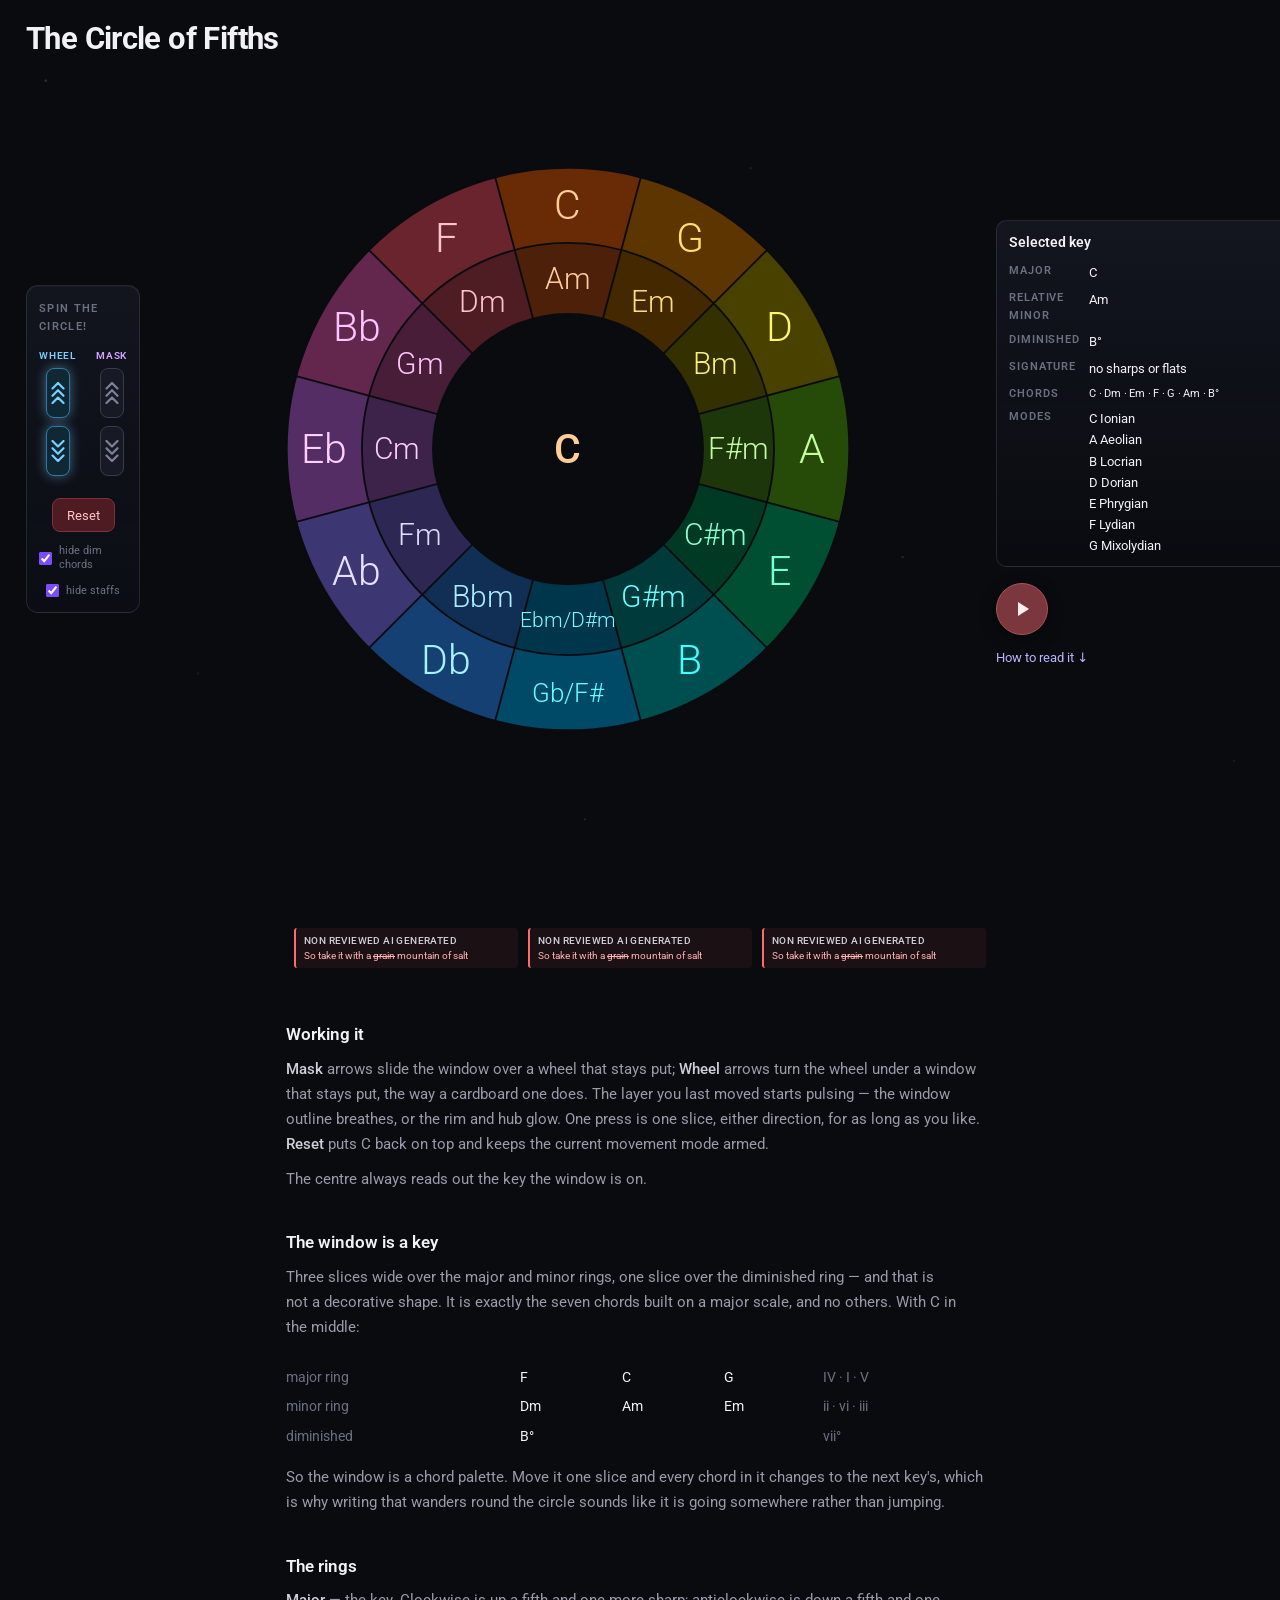
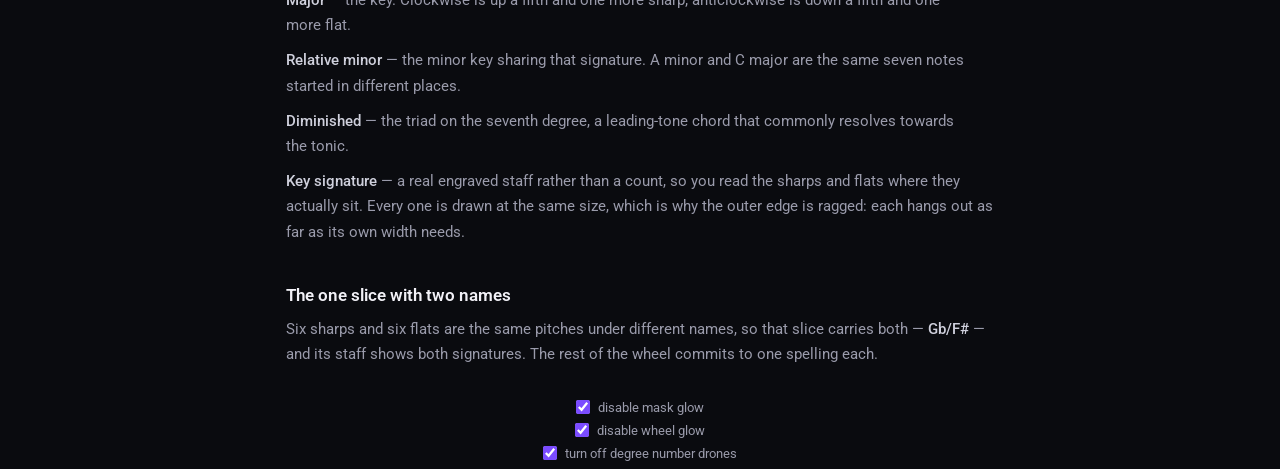
<file: index.html>
<!DOCTYPE html>
  <html lang="en">
  <head>
  <meta charset="utf-8">
  <meta name="viewport" content="width=device-width, initial-scale=1">
  <title>The Circle of Fifths</title>
  <meta name="description" content="An interactive circle of fifths for exploring keys, chords, modes, and key signatures.">
  <meta property="og:title" content="The Circle of Fifths">
  <meta property="og:description" content="Explore major keys, relative minors, chords, modes, and key signatures with an interactive circle of fifths.">
  <meta property="og:type" content="website">
  <meta property="og:url" content="https://blur6666.github.io/circle-of-fifths/">
  <link rel="icon" href="data:image/svg+xml,%3Csvg xmlns='http://www.w3.org/2000/svg' viewBox='0 0 64 64'%3E%3Ccircle cx='32' cy='32' r='29' fill='%230a0b0f' stroke='%23f5f6ff' stroke-width='3'/%3E%3Cpath d='M32 7v50M7 32h50M14 14l36 36M50 14L14 50' stroke='%238b93b3' stroke-width='2'/%3E%3Ccircle cx='32' cy='32' r='9' fill='%23f5b66b'/%3E%3C/svg%3E">
  <link rel="preconnect" href="https://fonts.googleapis.com">
  <link rel="preconnect" href="https://fonts.gstatic.com" crossorigin>
  <link href="https://fonts.googleapis.com/css2?family=Roboto:ital,wght@0,100..900;1,100..900&display=swap" rel="stylesheet">
  <link rel="stylesheet" href="style.css">
  </head>
  <body>

  <section class="screen" id="wheel-screen">
    <h1>The Circle of Fifths</h1>

    <div class="stage">

      <div class="side">
        <p>Spin the Circle!</p>
        <p class="hint" id="hint" aria-live="polite"></p>
        <div class="motion-controls">
          <div class="arrow-control wheel-control">
            <span>Wheel</span>
            <div class="arrows">
              <button class="arrow" data-layer="wheel" data-step="-1" aria-label="Previous key with wheel">
                <svg viewBox="0 0 24 24" aria-hidden="true">
                  <g transform="translate(0 -8)"><polyline points="6 15 12 9 18 15"/></g>
                  <g transform="translate(0 0)"><polyline points="6 15 12 9 18 15"/></g>
                  <g transform="translate(0 8)"><polyline points="6 15 12 9 18 15"/></g>
                </svg>
              </button>
              <button class="arrow" data-layer="wheel" data-step="1" aria-label="Next key with wheel">
                <svg viewBox="0 0 24 24" aria-hidden="true">
                  <g transform="translate(0 -8)"><polyline points="6 9 12 15 18 9"/></g>
                  <g transform="translate(0 0)"><polyline points="6 9 12 15 18 9"/></g>
                  <g transform="translate(0 8)"><polyline points="6 9 12 15 18 9"/></g>
                </svg>
              </button>
            </div>
          </div>
          <div class="arrow-control mask-control">
            <button class="mask-label" id="hide-mask" type="button" aria-label="Show mask" aria-pressed="true">Mask</button>
            <div class="arrows">
              <button class="arrow" data-layer="mask" data-step="-1" aria-label="Previous key with mask">
                <svg viewBox="0 0 24 24" aria-hidden="true">
                  <g transform="translate(0 -8)"><polyline points="6 15 12 9 18 15"/></g>
                  <g transform="translate(0 0)"><polyline points="6 15 12 9 18 15"/></g>
                  <g transform="translate(0 8)"><polyline points="6 15 12 9 18 15"/></g>
                </svg>
              </button>
              <button class="arrow" data-layer="mask" data-step="1" aria-label="Next key with mask">
                <svg viewBox="0 0 24 24" aria-hidden="true">
                  <g transform="translate(0 -8)"><polyline points="6 9 12 15 18 9"/></g>
                  <g transform="translate(0 0)"><polyline points="6 9 12 15 18 9"/></g>
                  <g transform="translate(0 8)"><polyline points="6 9 12 15 18 9"/></g>
                </svg>
              </button>
            </div>
          </div>
        </div>

        <button class="reset" id="reset">Reset</button>

        <label class="side-toggle" for="dim-chord-toggle">
          <input id="dim-chord-toggle" type="checkbox" checked>
          <span>hide dim chords</span>
        </label>
        <label class="side-toggle" for="staff-toggle">
          <input id="staff-toggle" type="checkbox" checked>
          <span>hide staffs</span>
        </label>

      </div>

      <svg id="wheel" xmlns="http://www.w3.org/2000/svg"
          role="group" aria-label="Circle of fifths chart"></svg>

      <aside class="guide">
        <section class="dashboard" aria-live="polite">
          <h2>Selected key</h2>
          <dl class="dashboard-list">
            <div><dt>Major</dt><dd id="dash-major">C</dd></div>
            <div><dt>Relative minor</dt><dd id="dash-minor">Am</dd></div>
            <div><dt>Diminished</dt><dd id="dash-dim">B°</dd></div>
            <div><dt>Signature</dt><dd id="dash-signature">no sharps or flats</dd></div>
            <div><dt>Chords</dt><dd id="dash-chords">C · Dm · Em · F · G · Am · B°</dd></div>
            <div><dt>Modes</dt><dd id="dash-modes">C Ionian · D Dorian · E Phrygian · F Lydian · G Mixolydian · A Aeolian · B Locrian</dd></div>
          </dl>
        </section>
        <button class="key-player" id="key-player" type="button" aria-label="Play selected key" aria-pressed="false">
          <svg class="key-player-play" viewBox="0 0 24 24" aria-hidden="true"><path d="M8 5v14l11-7z"/></svg>
          <svg class="key-player-stop" viewBox="0 0 24 24" aria-hidden="true"><path d="M7 7h10v10H7z"/></svg>
        </button>
        <p class="more"><a href="#about-screen">How to read it <span aria-hidden="true">↓</span></a></p>
      </aside>

    </div>
  </section>

  <section class="screen prose" id="about-screen">

    <div class="warning-strip" aria-label="warning strip">
      <div class="warning-alert" role="status" aria-label="non-reviewed AI generated warning">
        <strong>NON REVIEWED AI GENERATED</strong>
        <span>So take it with a <s>grain</s> mountain of salt </span>
      </div>
      <div class="warning-alert" role="status" aria-label="non-reviewed AI generated warning">
        <strong>NON REVIEWED AI GENERATED</strong>
        <span>So take it with a <s>grain</s> mountain of salt </span>
      </div>
      <div class="warning-alert" role="status" aria-label="non-reviewed AI generated warning">
        <strong>NON REVIEWED AI GENERATED</strong>
        <span>So take it with a <s>grain</s> mountain of salt </span>
      </div>
    </div>
    <h2>Working it</h2>
    <p><strong>Mask</strong> arrows slide the window over a wheel that stays put;
      <strong>Wheel</strong> arrows turn the wheel under a window that stays put, the way
      a cardboard one does. The layer you last moved starts pulsing — the window outline
      breathes, or the rim and hub glow. One press is one slice, either direction, for as long as you like.
      <strong>Reset</strong> puts C back on top and keeps the current movement mode armed.</p>
    <p>The centre always reads out the key the window is on.</p>

    <h2>The window is a key</h2>
    <p>Three slices wide over the major and minor rings, one slice over the diminished
      ring — and that is not a decorative shape. It is exactly the seven chords built on
      a major scale, and no others. With C in the middle:</p>
    <table class="chords">
      <tr><th>major ring</th><td>F</td><td>C</td><td>G</td><td class="fn">IV · I · V</td></tr>
      <tr><th>minor ring</th><td>Dm</td><td>Am</td><td>Em</td><td class="fn">ii · vi · iii</td></tr>
      <tr><th>diminished</th><td colspan="3">B°</td><td class="fn">vii°</td></tr>
    </table>
    <p>So the window is a chord palette. Move it one slice and every chord in it changes
      to the next key's, which is why writing that wanders round the circle sounds like it
      is going somewhere rather than jumping.</p>

    <h2>The rings</h2>
    <p><strong>Major</strong> — the key. Clockwise is up a fifth and one more sharp;
      anticlockwise is down a fifth and one more flat.</p>
    <p><strong>Relative minor</strong> — the minor key sharing that signature. A minor
      and C major are the same seven notes started in different places.</p>
    <p><strong>Diminished</strong> — the triad on the seventh degree, a leading-tone
      chord that commonly resolves towards the tonic.</p>
    <p><strong>Key signature</strong> — a real engraved staff rather than a count, so you
      read the sharps and flats where they actually sit. Every one is drawn at the same
      size, which is why the outer edge is ragged: each hangs out as far as its own width
      needs.</p>

    <h2>The one slice with two names</h2>
    <p>Six sharps and six flats are the same pitches under different names, so that slice
      carries both — <strong>Gb/F#</strong> — and its staff shows both signatures. The
      rest of the wheel commits to one spelling each.</p>
  </section>

  <label class="glow-toggle" for="mask-glow-toggle">
    <input id="mask-glow-toggle" type="checkbox" checked>
    <span>disable mask glow</span>
  </label>
  <label class="glow-toggle" for="wheel-glow-toggle">
    <input id="wheel-glow-toggle" type="checkbox" checked>
    <span>disable wheel glow</span>
  </label>
  <label class="degree-drone-toggle" for="degree-drone-toggle">
    <input id="degree-drone-toggle" type="checkbox" checked>
    <span>turn off degree number drones</span>
  </label>

  <!-- Load order is load-bearing. config.js creates the CF namespace and every later
      file attaches to it, so each must come after the ones it reads. main.js is
      the entry point and is the only file that runs anything on load. -->
  <script src="js/config.js"></script>
  <script src="js/geometry.js"></script>
  <script src="js/staves.js"></script>
  <script src="js/spotlight.js"></script>
  <script src="js/audio.js"></script>
  <script src="js/scene.js"></script>
  <script src="js/controls.js"></script>
  <script src="js/main.js"></script>
  </body>
  </html>
</file>
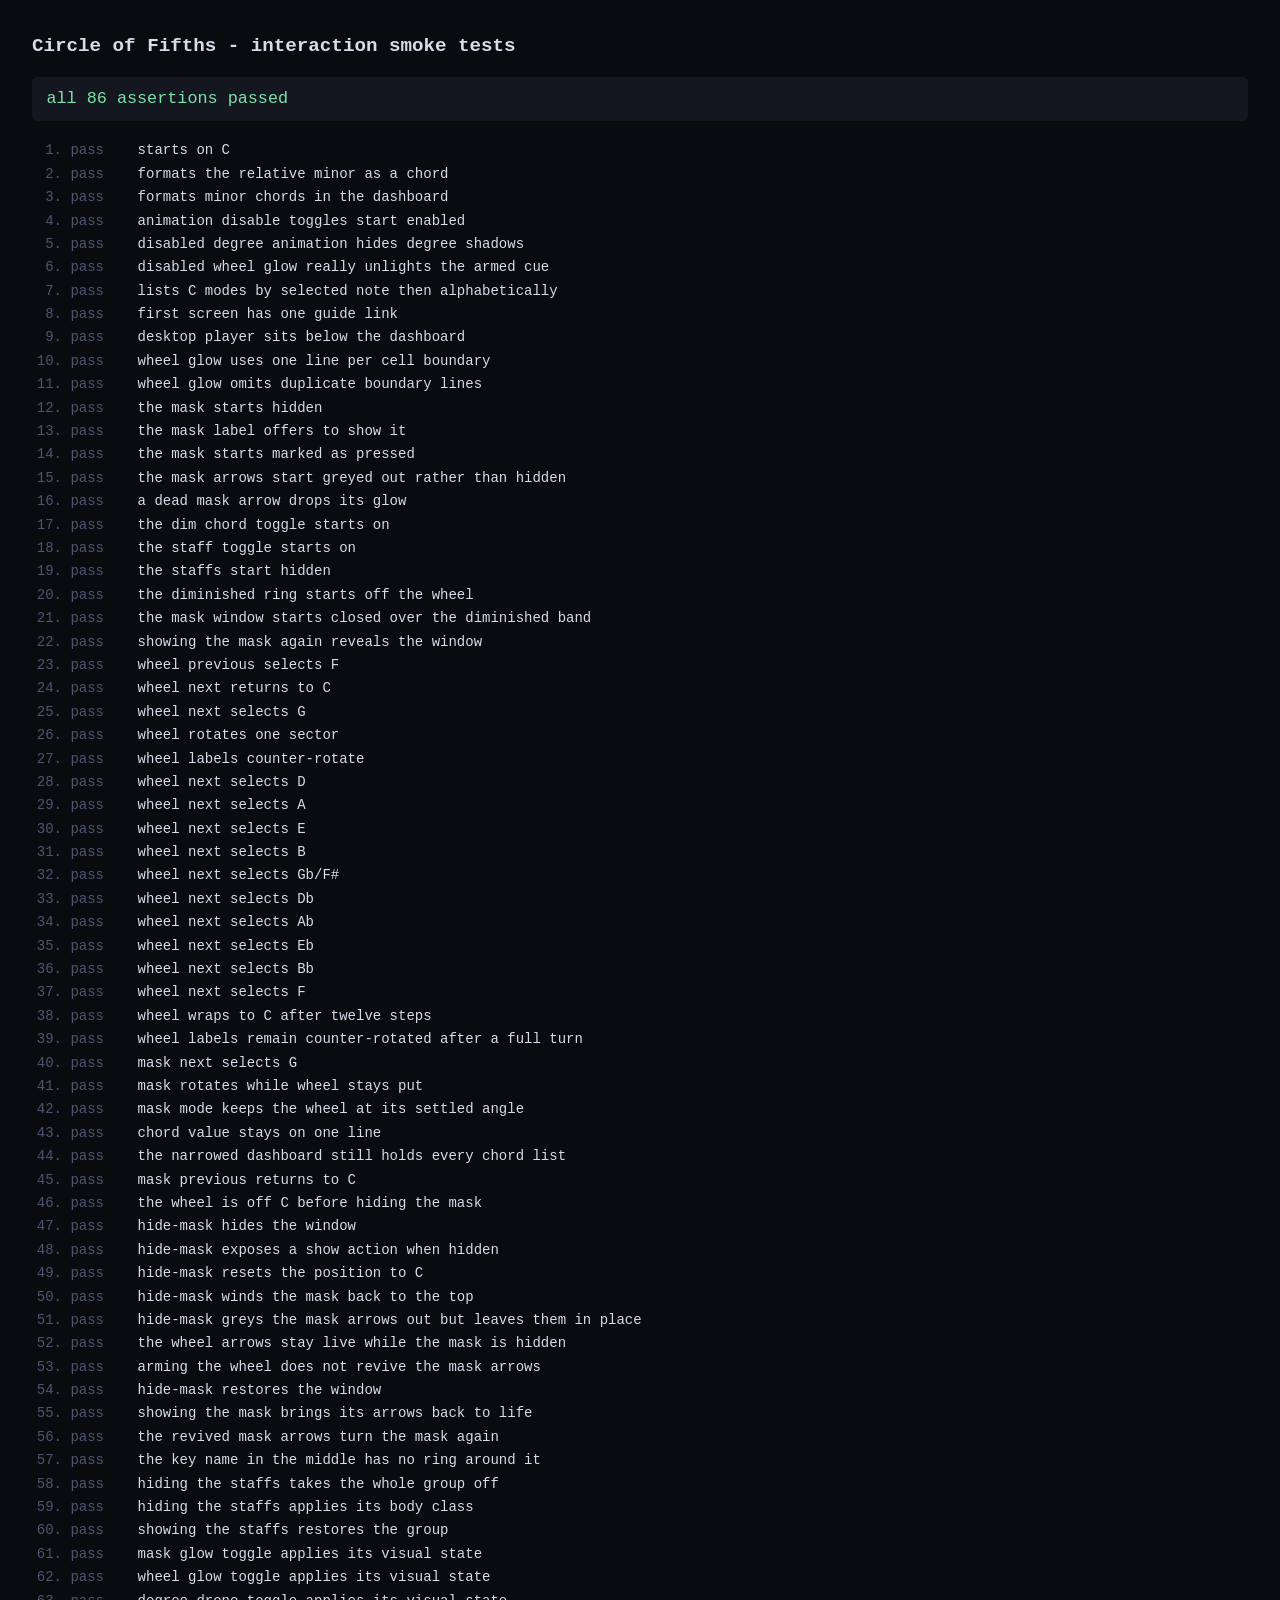
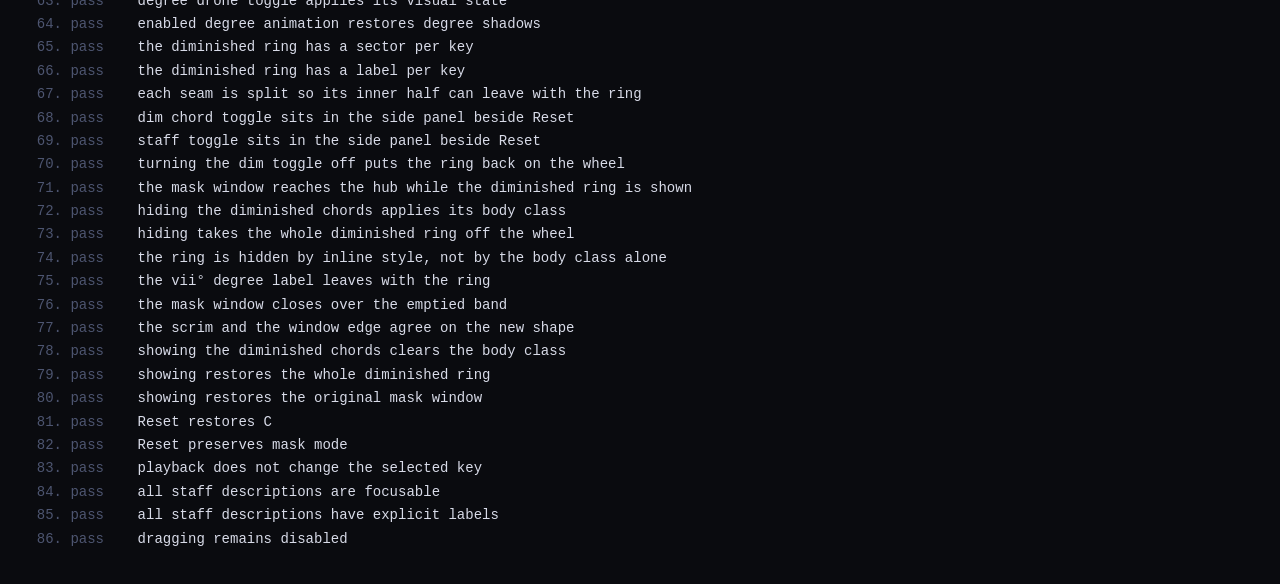
<file: interaction-tests.html>
<!DOCTYPE html>
<html lang="en">
<head>
<meta charset="utf-8">
<meta name="viewport" content="width=device-width, initial-scale=1">
<title>Circle of Fifths - interaction tests</title>
<style>
  body { background: #0a0b0f; color: #d8dbe8; font: 14px/1.5 ui-monospace, Menlo, Consolas, monospace;
         margin: 0; padding: 2rem; }
  h1 { font-size: 1.2rem; font-weight: 600; margin: 0 0 1rem; }
  #summary { font-size: 1.05rem; padding: .6rem .9rem; border-radius: 6px; margin: 0 0 1.2rem;
             background: #141720; }
  #summary.pass { color: #7ee2a8; }
  #summary.fail { color: #ff8f8f; }
  ol { margin: 0; padding-left: 2.4rem; }
  li { margin: .15rem 0; }
  li.pass::marker { color: #4d5570; }
  li.fail { color: #ff8f8f; }
  .tag { display: inline-block; width: 4.2rem; color: #4d5570; }
  li.fail .tag { color: #ff8f8f; }
  .detail { display: block; margin-left: 4.2rem; color: #ffbdbd; white-space: pre-wrap; }
  iframe { position: fixed; left: -1600px; top: 0; width: 1440px; height: 900px; border: 0; }
</style>
</head>
<body>

<h1>Circle of Fifths - interaction smoke tests</h1>
<p id="summary">running...</p>
<ol id="results"></ol>
<iframe id="app" src="index.html" title="Application under test"></iframe>

<script>
(function () {
  const results = document.getElementById('results');
  const summary = document.getElementById('summary');
  const frame = document.getElementById('app');
  let passed = 0, failed = 0;

  function record(name, ok, detail) {
    const li = document.createElement('li');
    li.className = ok ? 'pass' : 'fail';
    li.innerHTML = `<span class="tag">${ok ? 'pass' : 'FAIL'}</span><span class="name"></span>`;
    li.querySelector('.name').textContent = name;
    if (!ok) {
      const d = document.createElement('span');
      d.className = 'detail';
      d.textContent = detail;
      li.appendChild(d);
    }
    results.appendChild(li);
    ok ? passed++ : failed++;
  }

  function eq(name, actual, expected) {
    record(name, Object.is(actual, expected), `expected: ${expected}\nactual:   ${actual}`);
  }

  function ok(name, condition, detail) {
    record(name, condition, detail || 'condition was false');
  }

  const wait = ms => new Promise(resolve => setTimeout(resolve, ms));

  frame.addEventListener('load', async () => {
    const doc = frame.contentDocument;
    const win = frame.contentWindow;
    const { KEYS, CX, CY } = win.CF.config;
    const { DUR } = win.CF.geometry;
    const wheelPrevious = doc.querySelector('[data-layer="wheel"][data-step="-1"]');
    const wheelNext = doc.querySelector('[data-layer="wheel"][data-step="1"]');
    const maskPrevious = doc.querySelector('[data-layer="mask"][data-step="-1"]');
    const maskNext = doc.querySelector('[data-layer="mask"][data-step="1"]');
    const reset = doc.getElementById('reset');
    const hideMask = doc.getElementById('hide-mask');
    const maskGlow = doc.getElementById('mask-glow-toggle');
    const wheelGlow = doc.getElementById('wheel-glow-toggle');
    const degreeDrones = doc.getElementById('degree-drone-toggle');
    const dimChords = doc.getElementById('dim-chord-toggle');
    const staffToggle = doc.getElementById('staff-toggle');
    const selected = () => doc.getElementById('dash-major').textContent;
    let frameId = 0;
    const frames = new Map();
    win.requestAnimationFrame = callback => {
      const id = ++frameId;
      frames.set(id, win.setTimeout(() => {
        frames.delete(id);
        callback(win.performance.now() + DUR);
      }, 0));
      return id;
    };
    win.cancelAnimationFrame = id => {
      const timer = frames.get(id);
      if (timer) win.clearTimeout(timer);
      frames.delete(id);
    };
    const settle = () => wait(20);
    const firstMajor = doc.querySelector('.major-label');
    const firstMajorAnchor = firstMajor.getAttribute('transform').slice('rotate(0'.length);

    eq('starts on C', selected(), KEYS[0].major);
    eq('formats the relative minor as a chord', doc.getElementById('dash-minor').textContent, 'Am');
    eq('formats minor chords in the dashboard', doc.getElementById('dash-chords').textContent,
      'C · Dm · Em · F · G · Am · B°');
    ok('animation disable toggles start enabled',
      maskGlow.checked && wheelGlow.checked && degreeDrones.checked &&
      doc.body.classList.contains('mask-glow-off') &&
      doc.body.classList.contains('wheel-glow-off') &&
      doc.body.classList.contains('degree-drones-off'),
      'one or more animation disable toggles are not applied by default');
    eq('disabled degree animation hides degree shadows',
      win.getComputedStyle(doc.querySelector('.shadow')).display, 'none');
    eq('disabled wheel glow really unlights the armed cue',
      win.getComputedStyle(doc.getElementById('arm-hub')).opacity, '0');
    eq('lists C modes by selected note then alphabetically', doc.getElementById('dash-modes').textContent,
      'C Ionian\nA Aeolian\nB Locrian\nD Dorian\nE Phrygian\nF Lydian\nG Mixolydian');
    eq('first screen has one guide link', doc.querySelectorAll('.guide .more').length, 1);
    eq('desktop player sits below the dashboard', win.getComputedStyle(doc.getElementById('key-player')).position, 'static');
    eq('wheel glow uses one line per cell boundary', doc.querySelectorAll('#arm-ring, #arm-hub').length, 2);
    eq('wheel glow omits duplicate boundary lines',
      doc.querySelectorAll('#arm-ring-outer, #arm-hub-inner').length, 0);

    /* The wheel opens stripped back: no mask, no staffs, no diminished ring. */
    eq('the mask starts hidden', doc.getElementById('mask').style.display, 'none');
    eq('the mask label offers to show it', hideMask.getAttribute('aria-label'), 'Show mask');
    ok('the mask starts marked as pressed', hideMask.getAttribute('aria-pressed') === 'true' &&
      hideMask.classList.contains('is-hidden'),
      'the mask label does not reflect a hidden mask on load');
    ok('the mask arrows start greyed out rather than hidden',
      maskNext.disabled && maskPrevious.disabled &&
      win.getComputedStyle(maskNext).display !== 'none' &&
      win.getComputedStyle(maskNext.parentElement).display !== 'none',
      'the mask arrows are hidden or still live while the mask is hidden');
    eq('a dead mask arrow drops its glow',
      win.getComputedStyle(maskNext).boxShadow, 'none');
    eq('the dim chord toggle starts on', dimChords.checked, true);
    eq('the staff toggle starts on', staffToggle.checked, true);
    eq('the staffs start hidden', win.getComputedStyle(doc.getElementById('staves')).display, 'none');
    ok('the diminished ring starts off the wheel',
      [...doc.querySelectorAll('.dim-label, .dim-sector, .dim-seam')]
        .every(el => win.getComputedStyle(el).display === 'none'),
      'part of the diminished ring is still drawn on load');
    ok('the mask window starts closed over the diminished band',
      !doc.querySelector('#mask path:last-of-type').getAttribute('d')
        .includes(`A${win.CF.config.R_HUB} ${win.CF.config.R_HUB}`),
      'the mask window still dips into the hidden diminished ring on load');

    /* Everything below drives the wheel with all three layers on, so put them back. */
    hideMask.click();
    dimChords.checked = false;
    dimChords.dispatchEvent(new Event('change', { bubbles: true }));
    staffToggle.checked = false;
    staffToggle.dispatchEvent(new Event('change', { bubbles: true }));
    await settle();
    eq('showing the mask again reveals the window', doc.getElementById('mask').style.display, '');

    wheelPrevious.click();
    eq('wheel previous selects F', selected(), KEYS[KEYS.length - 1].major);
    wheelNext.click();
    eq('wheel next returns to C', selected(), KEYS[0].major);
    await settle();

    wheelNext.click();
    eq('wheel next selects G', selected(), KEYS[1].major);
    await settle();
    eq('wheel rotates one sector', doc.getElementById('disc').getAttribute('transform'),
      `rotate(${-win.CF.config.SECTOR} ${CX} ${CY})`);
    ok('wheel labels counter-rotate',
      firstMajor.getAttribute('transform').startsWith(`rotate(${win.CF.config.SECTOR} `),
      'the first major label did not rotate opposite to the disc');

    for (let i = 2; i < KEYS.length; i += 1) {
      wheelNext.click();
      eq(`wheel next selects ${KEYS[i].major}`, selected(), KEYS[i].major);
    }
    wheelNext.click();
    eq('wheel wraps to C after twelve steps', selected(), KEYS[0].major);
    await settle();
    eq('wheel labels remain counter-rotated after a full turn',
      firstMajor.getAttribute('transform'), `rotate(360${firstMajorAnchor}`);

    maskNext.click();
    eq('mask next selects G', selected(), KEYS[1].major);
    await settle();
    eq('mask rotates while wheel stays put', doc.getElementById('mask').getAttribute('transform'),
      `rotate(${win.CF.config.SECTOR} ${CX} ${CY})`);
    eq('mask mode keeps the wheel at its settled angle', doc.getElementById('disc').getAttribute('transform'),
      `rotate(${-360} ${CX} ${CY})`);
    ok('chord value stays on one line',
      doc.getElementById('dash-chords').scrollWidth <= doc.getElementById('dash-chords').clientWidth,
      'the chord value overflows its dashboard cell');
    ok('the narrowed dashboard still holds every chord list',
      [...doc.querySelectorAll('.dashboard-list dd')].every(dd => dd.scrollWidth <= dd.clientWidth),
      'a dashboard value overflows the narrowed panel');
    maskPrevious.click();
    eq('mask previous returns to C', selected(), KEYS[0].major);

    maskNext.click();
    await settle();
    ok('the wheel is off C before hiding the mask', selected() !== KEYS[0].major,
      'the mask did not move off C, so the reset-on-hide check proves nothing');
    hideMask.click();
    await settle();
    eq('hide-mask hides the window', doc.getElementById('mask').style.display, 'none');
    eq('hide-mask exposes a show action when hidden', hideMask.getAttribute('aria-label'), 'Show mask');
    eq('hide-mask resets the position to C', selected(), KEYS[0].major);
    eq('hide-mask winds the mask back to the top',
      doc.getElementById('mask').getAttribute('transform'), `rotate(0 ${CX} ${CY})`);
    ok('hide-mask greys the mask arrows out but leaves them in place',
      maskNext.disabled && maskPrevious.disabled &&
      win.getComputedStyle(maskNext.parentElement).display === 'flex',
      'the mask arrows were removed instead of being disabled');
    ok('the wheel arrows stay live while the mask is hidden',
      !wheelNext.disabled && !wheelPrevious.disabled,
      'hiding the mask disabled the wheel arrows too');
    wheelNext.click();
    await settle();
    ok('arming the wheel does not revive the mask arrows', maskNext.disabled,
      'the mask arrows came back to life when the wheel was armed');
    hideMask.click();
    await settle();
    eq('hide-mask restores the window', doc.getElementById('mask').style.display, '');
    ok('showing the mask brings its arrows back to life',
      !maskNext.disabled && !maskPrevious.disabled,
      'the mask arrows are still disabled after showing the mask');
    const beforeRevived = selected();
    maskNext.click();
    await settle();
    ok('the revived mask arrows turn the mask again', selected() !== beforeRevived,
      'the mask did not move once its arrows came back');

    ok('the key name in the middle has no ring around it',
      !doc.querySelector('#hub circle').hasAttribute('stroke'),
      'the hub circle still carries a rim stroke');

    staffToggle.checked = true;
    staffToggle.dispatchEvent(new Event('change', { bubbles: true }));
    eq('hiding the staffs takes the whole group off',
      win.getComputedStyle(doc.getElementById('staves')).display, 'none');
    ok('hiding the staffs applies its body class', doc.body.classList.contains('staves-off'));
    staffToggle.checked = false;
    staffToggle.dispatchEvent(new Event('change', { bubbles: true }));
    ok('showing the staffs restores the group',
      win.getComputedStyle(doc.getElementById('staves')).display !== 'none',
      'the staff group is still hidden');

    [
      [maskGlow, 'mask-glow-off', 'mask glow toggle'],
      [wheelGlow, 'wheel-glow-off', 'wheel glow toggle'],
      [degreeDrones, 'degree-drones-off', 'degree drone toggle']
    ].forEach(([toggle, className, name]) => {
      toggle.checked = true;
      toggle.dispatchEvent(new Event('change', { bubbles: true }));
      ok(`${name} applies its visual state`, doc.body.classList.contains(className));
      toggle.checked = false;
      toggle.dispatchEvent(new Event('change', { bubbles: true }));
      if (toggle === degreeDrones) {
        eq('enabled degree animation restores degree shadows',
          win.getComputedStyle(doc.querySelector('.shadow')).display, 'inline');
      }
    });

    const dimLabels = [...doc.querySelectorAll('.dim-label')];
    const dimSectors = [...doc.querySelectorAll('.dim-sector')];
    const dimSeams = [...doc.querySelectorAll('.dim-seam')];
    const dimParts = [...dimLabels, ...dimSectors, ...dimSeams];
    const maskEdgePath = () => doc.querySelector('#mask path:last-of-type').getAttribute('d');
    const hidden = el => win.getComputedStyle(el).display === 'none';

    eq('the diminished ring has a sector per key', dimSectors.length, KEYS.length);
    eq('the diminished ring has a label per key', dimLabels.length, KEYS.length);
    eq('each seam is split so its inner half can leave with the ring', dimSeams.length, KEYS.length);
    ok('dim chord toggle sits in the side panel beside Reset',
      doc.querySelector('.side #dim-chord-toggle') && reset.parentElement === doc.querySelector('.side'),
      'the dim chord toggle is not in the side panel with Reset');
    ok('staff toggle sits in the side panel beside Reset',
      doc.querySelector('.side #staff-toggle'),
      'the staff toggle is not in the side panel with Reset');
    ok('turning the dim toggle off puts the ring back on the wheel', dimParts.every(el => !hidden(el)),
      'part of the diminished ring is still hidden with the toggle off');

    const windowWithDim = maskEdgePath();
    ok('the mask window reaches the hub while the diminished ring is shown',
      windowWithDim.includes(`A${win.CF.config.R_HUB} ${win.CF.config.R_HUB}`),
      'the mask window does not frame the diminished cell');

    dimChords.checked = true;
    dimChords.dispatchEvent(new Event('change', { bubbles: true }));
    ok('hiding the diminished chords applies its body class', doc.body.classList.contains('dim-chords-off'));
    eq('hiding takes the whole diminished ring off the wheel',
      dimParts.filter(hidden).length, dimParts.length);
    /* #disc is duplicated into a <use href="#disc"> veil for the blur outside the mask
       window (spotlight.js). That clone only repaints on a direct style mutation of the
       source nodes, so hiding by body class alone leaves eleven of the twelve sectors
       still drawn in the veil. Computed style looks identical either way, so assert the
       inline style to catch a regression back to class-only hiding. */
    ok('the ring is hidden by inline style, not by the body class alone',
      dimParts.every(el => el.style.display === 'none'),
      'the diminished ring relies on the body class; the <use> veil clone would keep drawing it outside the window');
    // display:none on the group does not cascade into the child's *computed* display,
    // so test the group the label is drawn in rather than the label itself
    const viiDegree = [...doc.querySelectorAll('.degree-label')]
      .find(el => el.textContent === 'vii°').closest('.hover-container');
    ok('the vii° degree label leaves with the ring', hidden(viiDegree),
      'the vii° degree label is still shown without a diminished ring to sit in');

    const windowWithoutDim = maskEdgePath();
    ok('the mask window closes over the emptied band',
      !windowWithoutDim.includes(`A${win.CF.config.R_HUB} ${win.CF.config.R_HUB}`) &&
      windowWithoutDim !== windowWithDim,
      'the mask window still dips into the space the diminished ring occupied');
    ok('the scrim and the window edge agree on the new shape',
      doc.querySelector('#mask path').getAttribute('d').includes(windowWithoutDim),
      'the scrim was not recut to the reshaped window');

    dimChords.checked = false;
    dimChords.dispatchEvent(new Event('change', { bubbles: true }));
    ok('showing the diminished chords clears the body class', !doc.body.classList.contains('dim-chords-off'));
    eq('showing restores the whole diminished ring',
      dimParts.filter(el => !hidden(el)).length, dimParts.length);
    eq('showing restores the original mask window', maskEdgePath(), windowWithDim);

    reset.click();
    eq('Reset restores C', selected(), KEYS[0].major);
    ok('Reset preserves mask mode', doc.body.classList.contains('armed-mask'), 'mask mode was not armed after Reset');

    const beforePlayback = selected();
    doc.getElementById('key-player').click();
    eq('playback does not change the selected key', selected(), beforePlayback);

    const staves = [...doc.querySelectorAll('.staff')];
    eq('all staff descriptions are focusable', staves.filter(s => s.getAttribute('tabindex') === '0').length, KEYS.length);
    eq('all staff descriptions have explicit labels', staves.filter(s => s.hasAttribute('aria-label')).length, KEYS.length);
    eq('dragging remains disabled', win.CF.config.dragEnabled, false);

    summary.className = failed ? 'fail' : 'pass';
    summary.textContent = failed
      ? `${failed} failed, ${passed} passed, ${passed + failed} total`
      : `all ${passed} assertions passed`;
    summary.dataset.passed = passed;
    summary.dataset.failed = failed;
    document.title = `${failed ? failed + ' FAILED' : 'PASS'} - Circle of Fifths interaction tests`;
  });
})();
</script>

</body>
</html>
</file>
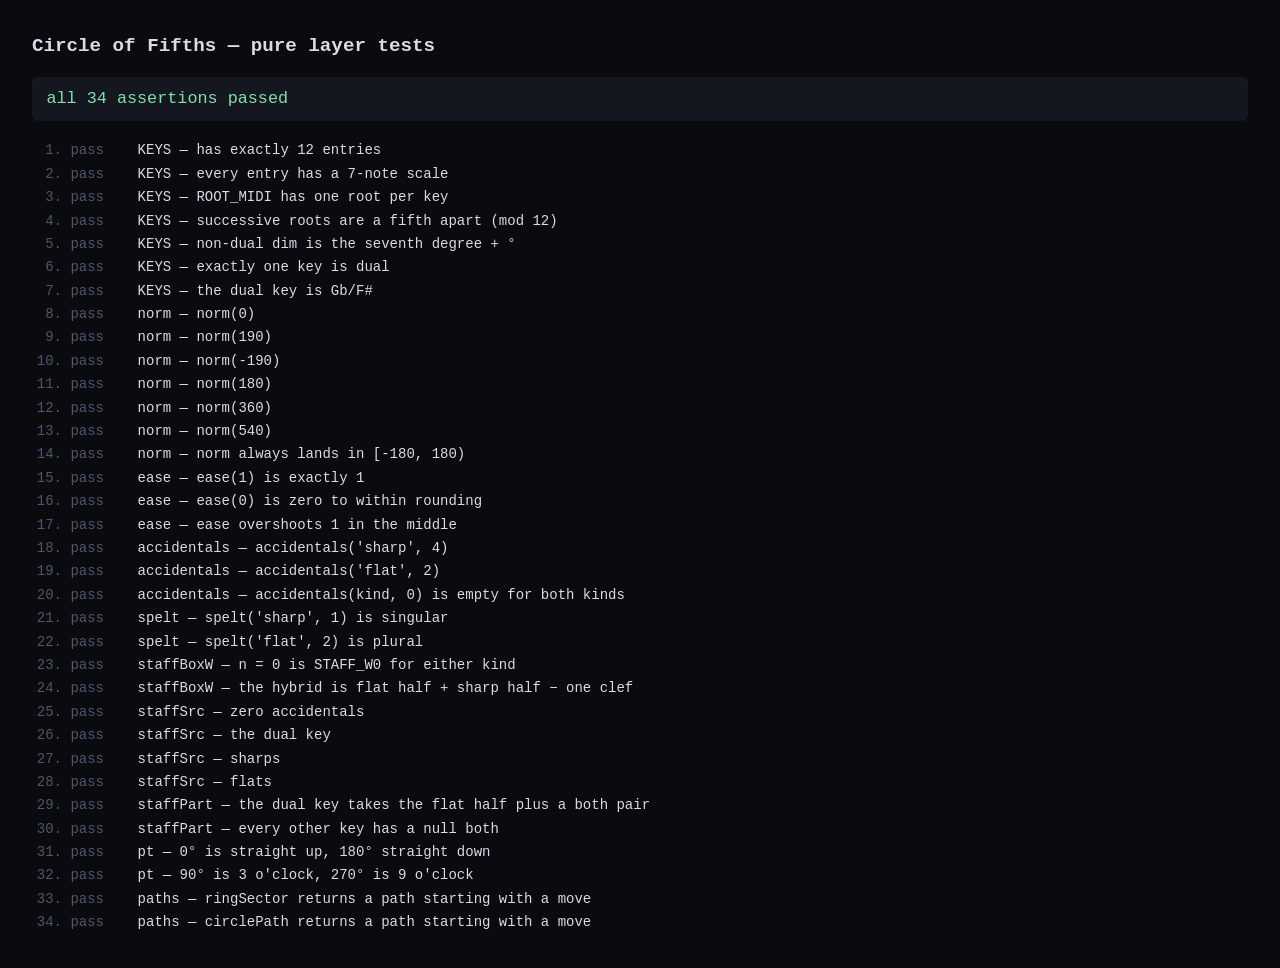
<file: tests.html>
<!DOCTYPE html>
<html lang="en">
<head>
<meta charset="utf-8">
<meta name="viewport" content="width=device-width, initial-scale=1">
<title>Circle of Fifths — tests</title>
<style>
  body { background: #0a0b0f; color: #d8dbe8; font: 14px/1.5 ui-monospace, Menlo, Consolas, monospace;
         margin: 0; padding: 2rem; }
  h1 { font-size: 1.2rem; font-weight: 600; margin: 0 0 1rem; }
  #summary { font-size: 1.05rem; padding: .6rem .9rem; border-radius: 6px; margin: 0 0 1.2rem;
             background: #141720; }
  #summary.pass { color: #7ee2a8; }
  #summary.fail { color: #ff8f8f; }
  ol { margin: 0; padding-left: 2.4rem; }
  li { margin: .15rem 0; }
  li.pass::marker { color: #4d5570; }
  li.fail { color: #ff8f8f; }
  li.pass .name { color: #d8dbe8; }
  .tag { display: inline-block; width: 4.2rem; color: #4d5570; }
  li.fail .tag { color: #ff8f8f; }
  .detail { display: block; margin-left: 4.2rem; color: #ffbdbd; white-space: pre-wrap; }
  h2 { font-size: .95rem; font-weight: 600; color: #8b93b3; margin: 1.4rem 0 .3rem; }
</style>
</head>
<body>

<h1>Circle of Fifths — pure layer tests</h1>
<p id="summary">running…</p>
<ol id="results"></ol>

<!-- The pure layer only: config, geometry, staves. Nothing here touches the scene
     or the interaction state, which is exactly what makes this page loadable
     without index.html. Order is load-bearing; config.js creates CF. -->
<script src="js/config.js"></script>
<script src="js/geometry.js"></script>
<script src="js/staves.js"></script>

<script>
(function () {
  const { KEYS, ROOT_MIDI, STAFF_W0, STAFF_W_STEP, STAFF_CLEF } = CF.config;
  const { pt, norm, ease, ringSector, circlePath } = CF.geometry;
  const { isDual, staffPart, staffBoxW, staffSrc, accidentals, spelt } = CF.staves;

  const results = document.getElementById('results');
  let passed = 0, failed = 0;
  let group = '';

  function section(title) { group = title; }

  function record(name, ok, detail) {
    const li = document.createElement('li');
    li.className = ok ? 'pass' : 'fail';
    li.innerHTML = `<span class="tag">${ok ? 'pass' : 'FAIL'}</span><span class="name"></span>`;
    li.querySelector('.name').textContent = (group ? group + ' — ' : '') + name;
    if (!ok) {
      const d = document.createElement('span');
      d.className = 'detail';
      d.textContent = detail;
      li.appendChild(d);
    }
    results.appendChild(li);
    ok ? passed++ : failed++;
  }

  const show = v => typeof v === 'string' ? JSON.stringify(v) : JSON.stringify(v);

  // strict equality, for values the implementation produces exactly
  function eq(name, actual, expected) {
    record(name, Object.is(actual, expected),
      `expected: ${show(expected)}\nactual:   ${show(actual)}`);
  }

  function deepEq(name, actual, expected) {
    record(name, JSON.stringify(actual) === JSON.stringify(expected),
      `expected: ${show(expected)}\nactual:   ${show(actual)}`);
  }

  // for values that come out of floating-point arithmetic
  function near(name, actual, expected, eps) {
    record(name, Math.abs(actual - expected) <= eps,
      `expected: ${show(expected)} ±${eps}\nactual:   ${show(actual)}`);
  }

  function ok(name, condition, detail) {
    record(name, !!condition, detail || 'condition was false');
  }

  // -------------------------------------------------------------- KEYS table
  section('KEYS');

  eq('has exactly 12 entries', KEYS.length, 12);

  const badScale = KEYS.filter(k => !Array.isArray(k.scale) || k.scale.length !== 7);
  ok('every entry has a 7-note scale', badScale.length === 0,
     `not 7 notes: ${badScale.map(k => k.major).join(', ')}`);

  eq('ROOT_MIDI has one root per key', ROOT_MIDI.length, KEYS.length);

  // consecutive roots are a perfect fifth apart, and the twelfth wraps back to the first
  const badFifth = ROOT_MIDI
    .map((v, i) => [i, (((ROOT_MIDI[(i + 1) % ROOT_MIDI.length] - v) % 12) + 12) % 12])
    .filter(([, gap]) => gap !== 7);
  ok('successive roots are a fifth apart (mod 12)', badFifth.length === 0,
     `steps that are not 7 semitones: ${JSON.stringify(badFifth)}`);

  /* Every non-dual key's diminished chord is its seventh scale degree plus °.
     Gb/F# is deliberately exempt: it carries F°/E#° against a seventh degree of
     F/E#. That is the enharmonic meeting point, not a data error — do not
     "fix" either the data or this exclusion. */
  const dimMismatch = KEYS
    .filter(k => !isDual(k))
    .filter(k => k.dim !== k.scale[6] + '°');
  ok('non-dual dim is the seventh degree + °', dimMismatch.length === 0,
     `mismatched: ${dimMismatch.map(k => `${k.major}: ${k.dim} vs ${k.scale[6]}°`).join(', ')}`);

  const duals = KEYS.filter(isDual);
  eq('exactly one key is dual', duals.length, 1);
  eq('the dual key is Gb/F#', duals[0] && duals[0].major, 'Gb/F#');

  // -------------------------------------------------------------- angle math
  section('norm');

  /* The comment on norm() says the result lands in (-180, 180]. It does not:
     norm(180) is -180, so the real range is [-180, 180). These assertions pin
     what the implementation does, not what the comment claims. Behaviourally it
     makes no difference — a half turn is the same distance either way round —
     but the two disagree and the code is what ships. */
  eq('norm(0)', norm(0), 0);
  eq('norm(190)', norm(190), -170);
  eq('norm(-190)', norm(-190), 170);
  eq('norm(180)', norm(180), -180);       // NOT 180 — the range is half-open at the top
  eq('norm(360)', norm(360), 0);
  eq('norm(540)', norm(540), -180);

  let outOfRange = null;
  for (let a = -1000; a <= 1000 && !outOfRange; a += 0.5) {
    const v = norm(a);
    if (!(v >= -180 && v < 180)) outOfRange = [a, v];
  }
  ok('norm always lands in [-180, 180)', !outOfRange,
     `norm(${outOfRange && outOfRange[0]}) = ${outOfRange && outOfRange[1]}`);

  section('ease');

  eq('ease(1) is exactly 1', ease(1), 1);
  /* ease(0) is -2.22e-16 rather than 0: 1 - 2.45 + 1.45 does not cancel in
     doubles. glide() never divides by it and the first frame is invisible, so
     it is pinned as near-zero rather than exact. */
  near('ease(0) is zero to within rounding', ease(0), 0, 1e-12);
  ok('ease overshoots 1 in the middle', ease(0.5) > 1,
     `ease(0.5) = ${ease(0.5)}, expected > 1`);

  // -------------------------------------------------------------- staff math
  section('accidentals');

  eq("accidentals('sharp', 4)", accidentals('sharp', 4), 'F# C# G# D#');
  eq("accidentals('flat', 2)", accidentals('flat', 2), 'Bb Eb');
  ok('accidentals(kind, 0) is empty for both kinds',
     accidentals('sharp', 0) === '' && accidentals('flat', 0) === '',
     `sharp: ${show(accidentals('sharp', 0))}, flat: ${show(accidentals('flat', 0))}`);

  section('spelt');

  eq("spelt('sharp', 1) is singular", spelt('sharp', 1), '1 sharp: F#');
  eq("spelt('flat', 2) is plural", spelt('flat', 2), '2 flats: Bb Eb');

  section('staffBoxW');

  ok('n = 0 is STAFF_W0 for either kind',
     staffBoxW('sharp', 0, null) === STAFF_W0 && staffBoxW('flat', 0, null) === STAFF_W0,
     `sharp: ${staffBoxW('sharp', 0, null)}, flat: ${staffBoxW('flat', 0, null)}, STAFF_W0: ${STAFF_W0}`);

  eq('the hybrid is flat half + sharp half − one clef',
     staffBoxW('flat', 6, [6, 6]),
     (STAFF_W0 + 6 * STAFF_W_STEP.flat) + (STAFF_W0 + 6 * STAFF_W_STEP.sharp) - STAFF_CLEF);

  section('staffSrc');

  eq('zero accidentals', staffSrc('sharp', 0, null), 'staves/none.png');
  eq('the dual key', staffSrc('flat', 6, [6, 6]), 'staves/hybrid-6-6.png');
  eq('sharps', staffSrc('sharp', 3, null), 'staves/sharps-3.png');
  eq('flats', staffSrc('flat', 2, null), 'staves/flats-2.png');

  section('staffPart');

  deepEq('the dual key takes the flat half plus a both pair',
     staffPart(KEYS.find(isDual)), ['flat', 6, [6, 6]]);

  const strayBoth = KEYS.filter(k => !isDual(k)).filter(k => staffPart(k)[2] !== null);
  ok('every other key has a null both', strayBoth.length === 0,
     `non-null both: ${strayBoth.map(k => k.major).join(', ')}`);

  // ---------------------------------------------------------------- geometry
  section('pt');

  /* 0° is 12 o'clock and angles increase clockwise: pt() subtracts 90° before
     converting, and SVG y grows downward. */
  const EPS = 1e-9;
  ok('0° is straight up, 180° straight down',
     Math.abs(pt(100, 0)[0] - 500) < EPS && Math.abs(pt(100, 0)[1] - 400) < EPS &&
     Math.abs(pt(100, 180)[0] - 500) < EPS && Math.abs(pt(100, 180)[1] - 600) < EPS,
     `pt(100,0) = ${show(pt(100, 0))} expected [500,400]; ` +
     `pt(100,180) = ${show(pt(100, 180))} expected [500,600]`);

  ok('90° is 3 o\'clock, 270° is 9 o\'clock',
     Math.abs(pt(100, 90)[0] - 600) < EPS && Math.abs(pt(100, 90)[1] - 500) < EPS &&
     Math.abs(pt(100, 270)[0] - 400) < EPS && Math.abs(pt(100, 270)[1] - 500) < EPS,
     `pt(100,90) = ${show(pt(100, 90))} expected [600,500]; ` +
     `pt(100,270) = ${show(pt(100, 270))} expected [400,500]`);

  section('paths');

  const sector = ringSector(100, 200, 0, 30);
  ok('ringSector returns a path starting with a move',
     typeof sector === 'string' && sector.length > 0 && sector[0] === 'M',
     `got: ${show(sector)}`);

  const circle = circlePath(100);
  ok('circlePath returns a path starting with a move',
     typeof circle === 'string' && circle.length > 0 && circle[0] === 'M',
     `got: ${show(circle)}`);

  // ----------------------------------------------------------------- tally
  const summary = document.getElementById('summary');
  summary.className = failed ? 'fail' : 'pass';
  summary.textContent = failed
    ? `${failed} failed, ${passed} passed, ${passed + failed} total`
    : `all ${passed} assertions passed`;
  summary.dataset.passed = passed;
  summary.dataset.failed = failed;
  document.title = `${failed ? failed + ' FAILED' : 'PASS'} — Circle of Fifths tests`;
})();
</script>

</body>
</html>
</file>
<file: style.css>
:root {
  color-scheme: dark;

  --stage: #0a0b0f;
  --panel: #141720;
  --edge:  #2c3040;
  --ink:   #f2f1f7;
  --ink-2: #9a9bab;
  --ink-3: #6b7183;
  --accent: #7b4cff;
  --display: 'Roboto', system-ui, -apple-system, sans-serif;
}

* { box-sizing: border-box; }

html { background: var(--stage); }

body {
  margin: 0;
  background: var(--stage);
  color: var(--ink);
  font-family: var(--display);
}
body::before {
  content: '';
  position: fixed;
  z-index: 0;
  inset: -4%;
  pointer-events: none;
  opacity: 0.46;
  background-image:
    radial-gradient(circle at 7% 12%, rgba(214, 224, 255, 0.32) 0 1px, transparent 1.6px),
    radial-gradient(circle at 18% 73%, rgba(166, 190, 255, 0.16) 0 0.9px, transparent 1.5px),
    radial-gradient(circle at 31% 38%, rgba(255, 223, 194, 0.18) 0 1px, transparent 1.6px),
    radial-gradient(circle at 46% 88%, rgba(214, 224, 255, 0.24) 0 0.8px, transparent 1.4px),
    radial-gradient(circle at 58% 21%, rgba(166, 190, 255, 0.18) 0 1px, transparent 1.6px),
    radial-gradient(circle at 69% 61%, rgba(214, 224, 255, 0.25) 0 0.9px, transparent 1.5px),
    radial-gradient(circle at 82% 34%, rgba(255, 223, 194, 0.14) 0 1px, transparent 1.5px),
    radial-gradient(circle at 93% 82%, rgba(166, 190, 255, 0.2) 0 0.8px, transparent 1.4px);
  animation: star-drift 160s ease-in-out infinite alternate;
}
body > * {
  position: relative;
  z-index: 1;
}

@keyframes star-drift {
  from { transform: translate3d(-1%, -0.6%, 0); }
  to { transform: translate3d(1.2%, 0.8%, 0); }
}

/* Layout */
.screen {
  position: relative;
  min-height: 100vh;
  padding: 20px 26px 22px;
  display: flex;
  flex-direction: column;
}

#wheel-screen h1 {
  position: absolute;
  top: 20px;
  left: 26px;
  margin: 0;
}

h1 {
  font-size: clamp(22px, 2.4vw, 34px);
  font-weight: 700;
  margin: 0;
  letter-spacing: -0.02em;
  color: var(--ink);
}

.stage {
  flex: 1;
  min-height: 0;
  display: grid;
  grid-template-columns: 1fr auto 1fr;
  align-items: center;
  gap: 18px;
}

/* Leave room for staff images as they move around the rim. On larger screens,
   the wheel should claim a much larger share of the stage rather than being
   trapped by the old 58vw cap. */
#wheel {
  grid-column: 2;
  width: min(65vw, calc(100vh - 80px));
  height: auto;
  display: block;
  overflow: visible;
  touch-action: pan-y;
  user-select: none;
  -webkit-user-select: none;
}

/* Controls */
.side {
  grid-column: 1;
  justify-self: end;
  display: flex;
  flex-direction: column;
  align-items: center;
  gap: 12px;
  max-width: 180px;
  padding: 14px 12px;
  border: 1px solid rgba(122, 129, 160, 0.22);
  border-radius: 12px;
  background: linear-gradient(180deg, rgba(20, 23, 32, 0.88), rgba(12, 14, 22, 0.8));
  box-shadow: inset 0 1px 0 rgba(255, 255, 255, 0.03);
  font-size: 13px;
  line-height: 1.62;
  color: var(--ink-2);
  text-wrap: pretty;
}
.side > p {
  margin: 0;
  color: var(--ink-3);
  font-size: 11px;
  font-weight: 600;
  letter-spacing: 0.12em;
  text-transform: uppercase;
}

.motion-controls {
  display: flex;
  gap: 20px;
}
.arrow-control {
  display: grid;
  justify-items: center;
  gap: 4px;
}
.arrow-control > span,
.mask-label {
  font-size: 10px;
  font-weight: 600;
  letter-spacing: 0.08em;
  text-transform: uppercase;
}
.wheel-control { --control: #75d1ff; --control-border: #307aa3; --control-bg: #102734; }
.mask-control { --control: #d3a4ff; --control-border: #7952a2; --control-bg: #251936; }
.arrow-control > span,
.mask-label { color: var(--control); }
.mask-label {
  appearance: none;
  -webkit-appearance: none;
  margin: 0;
  padding: 0;
  background: transparent;
  border: 0;
  font-family: inherit;
  line-height: inherit;
  text-align: inherit;
}
.arrows {
  display: flex;
  flex-direction: column;
  gap: 8px;
}

.arrow {
  padding:0;
  height: 50px;
  display: grid;
  place-items: center;
  cursor: pointer;
  color: var(--control);
  background: var(--control-bg);
  border: 1px solid var(--control-border);
  border-radius: 8px;
}
.arrow svg {
  width: 22px;
  height: 22px;
  fill: none;
  stroke: currentColor;
  stroke-width: 2.4;
  stroke-linecap: round;
  stroke-linejoin: round;
}
.arrow:hover:not(:disabled)  { filter: brightness(1.25); }
.arrow:active:not(:disabled) { filter: brightness(1.45); }
.arrow:focus-visible { outline: 2px solid var(--accent); outline-offset: 2px; }

.arrow:disabled {
  color: #7b8199;
  background: #171a24;
  border-color: #363b4d;
  cursor: default;
}
body.armed-wheel .wheel-control .arrow,
.mask-control .arrow {
  box-shadow: 0 0 12px color-mix(in srgb, var(--control) 45%, transparent);
}
/* Comes after the glow so a dead arrow cannot keep looking live: nothing is aimable
   while the window is hidden, so the mask arrows grey out rather than leaving. */
.arrow:disabled {
  box-shadow: none;
}

.reset {
  font-family: inherit;
  font-size: 13px;
  height: 34px;
  padding: 0 14px;
  cursor: pointer;
}
.reset:hover { color: var(--ink); background: #1d2130; }
.reset:focus-visible {
  outline: 2px solid var(--accent);
  outline-offset: -2px;
}

.reset {
  background: oklch(0.30 0.075 15);
  border: 1px solid oklch(0.42 0.10 15);
  border-radius: 8px;
  color: oklch(0.90 0.09 15);
  margin-top: 10px;
}

/* Sits directly under Reset in the side panel. */
.side-toggle {
  display: flex;
  align-items: center;
  gap: 7px;
  color: var(--ink-3);
  font-size: 11px;
  line-height: 1.25;
  cursor: pointer;
}
.side-toggle input {
  width: 13px;
  height: 13px;
  margin: 0;
  flex: none;
  accent-color: var(--accent);
}
.side-toggle:hover { color: var(--ink-2); }
.reset:hover {
  background: oklch(0.37 0.10 15);
  color: oklch(0.95 0.12 15);
}

.hint {
  display: none;
  margin: 0;
  max-width: 180px;
  font-size: 13px;
  line-height: 1.4;
  color: var(--ink-3);
}
body.armed-mask .hint,
body.armed-wheel .hint { color: var(--ink-2); }

/* Reading guide */
.guide {
  grid-column: 3;
  justify-self: start;
  width: 300px;
  max-width: 300px;
  font-size: 13px;
  line-height: 1.62;
  color: var(--ink-2);
  text-wrap: pretty;
}
.dashboard {
  margin: 0 0 16px;
  padding: 10px 12px;
  border: 1px solid rgba(122, 129, 160, 0.22);
  border-radius: 10px;
  background: linear-gradient(180deg, rgba(20, 23, 32, 0.95), rgba(10, 11, 16, 0.88));
}
.dashboard h2 {
  margin: 0 0 8px;
}
.dashboard-list {
  display: grid;
  gap: 6px;
  margin: 0;
}
.dashboard-list > div {
  display: grid;
  /* just wide enough for "Diminished", the longest label, so the narrower panel
     spends what it has on the values */
  grid-template-columns: 72px 1fr;
  gap: 8px;
  align-items: start;
}
.dashboard-list dt {
  color: var(--ink-3);
  font-size: 11px;
  font-weight: 600;
  letter-spacing: 0.08em;
  text-transform: uppercase;
}
.dashboard-list dd {
  margin: 0;
  color: var(--ink);
}
/* Every key fits on one line; only the double-named Gb/F# sector runs long enough to
   need a second, so it wraps rather than spilling out of the panel. */
#dash-chords {
  font-size: 11px;
  letter-spacing: -0.02em;
}
#dash-modes { white-space: pre-line; }
.warning-strip {
  display: flex;
  gap: 10px;
  width: 100%;
  margin: 0 0 18px;
  padding: 8px;
  background: rgba(90, 10, 10, 0);
  border-radius: 4px;
}
.warning-alert {
  display: flex;
  flex: 1 1 0;
  flex-direction: column;
  margin: 0;
  padding: 6px 8px;
  border-left: 2px solid #ff6b6b;
  border-radius: 3px;
  background: rgba(255, 87, 87, 0.07);
  color: #ffb3b3;
  font-size: 10px;
  line-height: 1.35;
}
.warning-alert strong {
  display: block;
  color: #ff8a8a;
  font-size: 10px;
  font-weight: 700;
  letter-spacing: 0.04em;
}
.warning-alert span {
  display: block;
  margin-top: 1px;
}

.prose .warning-alert {
  width: auto;
  max-width: 100%;
  margin-top: 0;
}
.guide h2 {
  font-size: 14px;
  font-weight: 600;
  margin: 0 0 8px;
  color: var(--ink);
}
.guide p { margin: 0 0 10px; }
.reading-steps {
  display: grid;
  gap: 9px;
  margin: 0 0 12px;
  padding: 0;
  list-style: none;
  counter-reset: reading-step;
}
.reading-steps li {
  position: relative;
  padding-left: 25px;
  counter-increment: reading-step;
}
.reading-steps li::before {
  content: counter(reading-step);
  position: absolute;
  top: 2px;
  left: 0;
  width: 16px;
  height: 16px;
  border: 1px solid rgba(151, 133, 255, 0.55);
  border-radius: 50%;
  color: #c7c0ff;
  font-size: 10px;
  font-weight: 600;
  line-height: 14px;
  text-align: center;
}
.guide strong, .prose strong { color: #cfd0dc; font-weight: 500; }
.more a {
  color: #b9b4ff;
  text-decoration: none;
  font-size: 13px;
}
.more a:hover { text-decoration: underline; }

.prose {
  justify-content: center;
  max-width: 760px;
  margin: 0 auto;
  font-size: 15px;
  line-height: 1.68;
  color: var(--ink-2);
  text-wrap: pretty;
}
.prose h2 {
  font-size: 17px;
  font-weight: 600;
  margin: 26px 0 8px;
  color: var(--ink);
}
.prose h2:first-child { margin-top: 0; }
.prose p { margin: 0 0 10px; }

.glow-toggle,
.degree-drone-toggle {
  display: flex;
  justify-content: center;
  align-items: center;
  gap: 8px;
  padding: 0 26px 8px;
  color: var(--ink-2);
  font-size: 13px;
  cursor: pointer;
}
.glow-toggle input,
.degree-drone-toggle input {
  width: 14px;
  height: 14px;
  margin: 0;
  accent-color: var(--accent);
}
body.mask-glow-off .arm-glow {
  opacity: 0;
}
/* body.armed-wheel #arm-hub matches with the same specificity and comes later in the
   file, so disabling the glow has to say so outright or the armed rule wins and the
   cue stays lit - which draws a ring round the middle of an otherwise bare wheel. */
body.wheel-glow-off #arm-ring,
body.wheel-glow-off #arm-hub {
  animation: none !important;
  filter: none;
  opacity: 0 !important;
}

.key-player {
  position: fixed;
  right: 18px;
  bottom: 18px;
  z-index: 2;
  display: none;
  width: 52px;
  height: 52px;
  padding: 0;
  place-items: center;
  cursor: pointer;
  border: 1px solid #a95454;
  border-radius: 50%;
  background: #7b373d;
  color: #fff0f0;
  box-shadow: 0 4px 16px rgba(0, 0, 0, 0.38);
}
.key-player:hover { background: #93444a; }
.key-player:focus-visible { outline: 2px solid #ffc2c2; outline-offset: 3px; }
.key-player svg { width: 24px; height: 24px; fill: currentColor; }
.key-player-stop { display: none; }
.key-player.is-playing .key-player-play { display: none; }
.key-player.is-playing .key-player-stop { display: block; }

@media (min-width: 1181px) {
  .key-player {
    position: static;
    display: grid;
    margin: 0 0 12px;
  }
}

.chords {
  border-collapse: collapse;
  margin: 12px 0 14px;
  font-size: 14px;
}
.chords th {
  text-align: left;
  font-weight: 400;
  color: var(--ink-3);
  padding: 3px 18px 3px 0;
}
.chords td {
  padding: 3px 16px 3px 0;
  color: var(--ink);
  min-width: 34px;
}
.chords .fn { color: var(--ink-3); }

@media (max-width: 1180px) {
  #wheel-screen { padding-inline: 12px; }
  #wheel-screen h1 {
    position: static;
    margin-bottom: 14px;
  }
  .stage {
    grid-template-columns: 1fr;
    justify-items: center;
    gap: 14px;
  }
  .side, #wheel, .guide { grid-column: 1; }
  #wheel {
    grid-row: 1;
    width: min(calc(100vw - 24px), 72vh);
  }
  .guide { display: contents; }
  .dashboard {
    grid-column: 1;
    grid-row: 2;
    width: min(100%, 560px);
    justify-self: center;
  }
  .side {
    grid-row: 3;
    flex-direction: row;
    align-items: center;
    justify-self: center;
    flex-wrap: wrap;
    justify-content: center;
    gap: 14px;
  }
  .arrows { flex-direction: row; }
  .motion-controls { gap: 22px; }
  .hint { max-width: none; display:none; }
  .reset { margin-top: 0; }
  .guide > :not(.dashboard):not(.key-player) {
    width: min(100%, 560px);
    justify-self: center;
  }
  .key-player { display: grid; }
}

/* Arm animations */
.arm-glow {
  opacity: 0;
  stroke-linecap: round;
  stroke-linejoin: round;
  transition: opacity 320ms linear;
  filter: drop-shadow(0 0 8px rgba(150, 120, 255, 0.8))
          drop-shadow(0 0 22px rgba(150, 120, 255, 0.45));
}
body.armed-mask .arm-glow {
  opacity: 0.12;
}

#arm-ring, #arm-hub {
  opacity: 0;
  filter: drop-shadow(0 0 8px rgba(150, 120, 255, 0.8))
          drop-shadow(0 0 22px rgba(150, 120, 255, 0.45));
}
body.armed-wheel #arm-ring,
body.armed-wheel #arm-hub {
  opacity: 0.72;
  animation: arm-ring-pulse 1.4s ease-in-out infinite;
}
body.wheel-powering-down #arm-ring,
body.wheel-powering-down #arm-hub {
  animation: wheel-power-down 1.2s ease-out forwards;
}
@keyframes arm-ring-pulse {
  0%, 100% { opacity: 0.38; }
  50%      { opacity: 0.95; }
}
@keyframes wheel-power-down {
  from { opacity: var(--wheel-glow-start, 0.95); }
  to   { opacity: 0; }
}

@media (prefers-reduced-motion: reduce) {
  body::before { animation: none; }
  body.armed-mask .arm-glow  { opacity: 0.45; }
  body.armed-wheel #arm-ring,
  body.armed-wheel #arm-hub { animation: none; opacity: 0.72; }
}

/* SVG text */
.major-label, .minor-label, .dim-label, .degree-label, .count, .hub-key {
  font-family: var(--display);
  font-weight: 300;
}

.hub-key { font-weight: 500; }
.degree-label {
  font-family: 'Trebuchet MS', Verdana, sans-serif;
  font-weight: 700;
  letter-spacing: 0.04em;
}

.staff {
  cursor: help;
  transform-box: fill-box;
  transform-origin: center;
  animation: staff-drift 4.2s ease-in-out infinite;
}
.staff:focus { outline: 2px solid #ffc2c2; outline-offset: 3px; }

@keyframes staff-drift {
  0%, 100% { transform: translateY(0) scale(1); }
  50%      { transform: translateY(-1px) scale(1.01); }
}

/* This is the element buildSpotlight().setAngle() counter-rotates, via an SVG
   `transform="rotate(-a x y)"` attribute. That attribute maps to the CSS transform
   property, so transform-box and transform-origin decide what the `x y` centre is
   measured from — it must be user space, or the label swings out on an arc hundreds
   of units wide as the mask turns. `fill-box` + `center` here did exactly that.
   Both properties are stated explicitly rather than left off: the CSS default
   transform-origin is 50% 50%, which is just as wrong. The float and shadow-pulse
   animations below still want fill-box centring, but they run on the children. */
.hover-container {
  transform-box: view-box;
  transform-origin: 0 0;
}

.drone {
  animation: float 4s ease-in-out infinite;
  transform-box: fill-box;
  transform-origin: center;
}

.shadow {
  fill: rgba(0, 0, 0, 0.5);
  filter: blur(3px);
  animation: shadow-pulse 4s ease-in-out infinite;
  transform-box: fill-box;
  transform-origin: center;
}
body.degree-drones-off .drone,
body.degree-drones-off .shadow {
  animation: none;
}
body.degree-drones-off .shadow { display: none; }

/* The diminished ring is hidden by inline style rather than from this class: the
   disc is duplicated into a <use href="#disc"> veil (spotlight.js) that only
   repaints on a direct style change to the source nodes. See setDimRingVisible. */

@keyframes float {
  0%, 100% { transform: translateY(-4px); }
  50% { transform: translateY(-12px); }
}

@keyframes shadow-pulse {
  0%, 100% { 
    transform: scale(1); 
    opacity: 0.5; 
  }
  50% { 
    transform: scale(0.7);
    opacity: 0.2;
  }
}

@media (prefers-reduced-motion: reduce) {
  .staff, .drone, .shadow { animation: none; }
}
</file>
